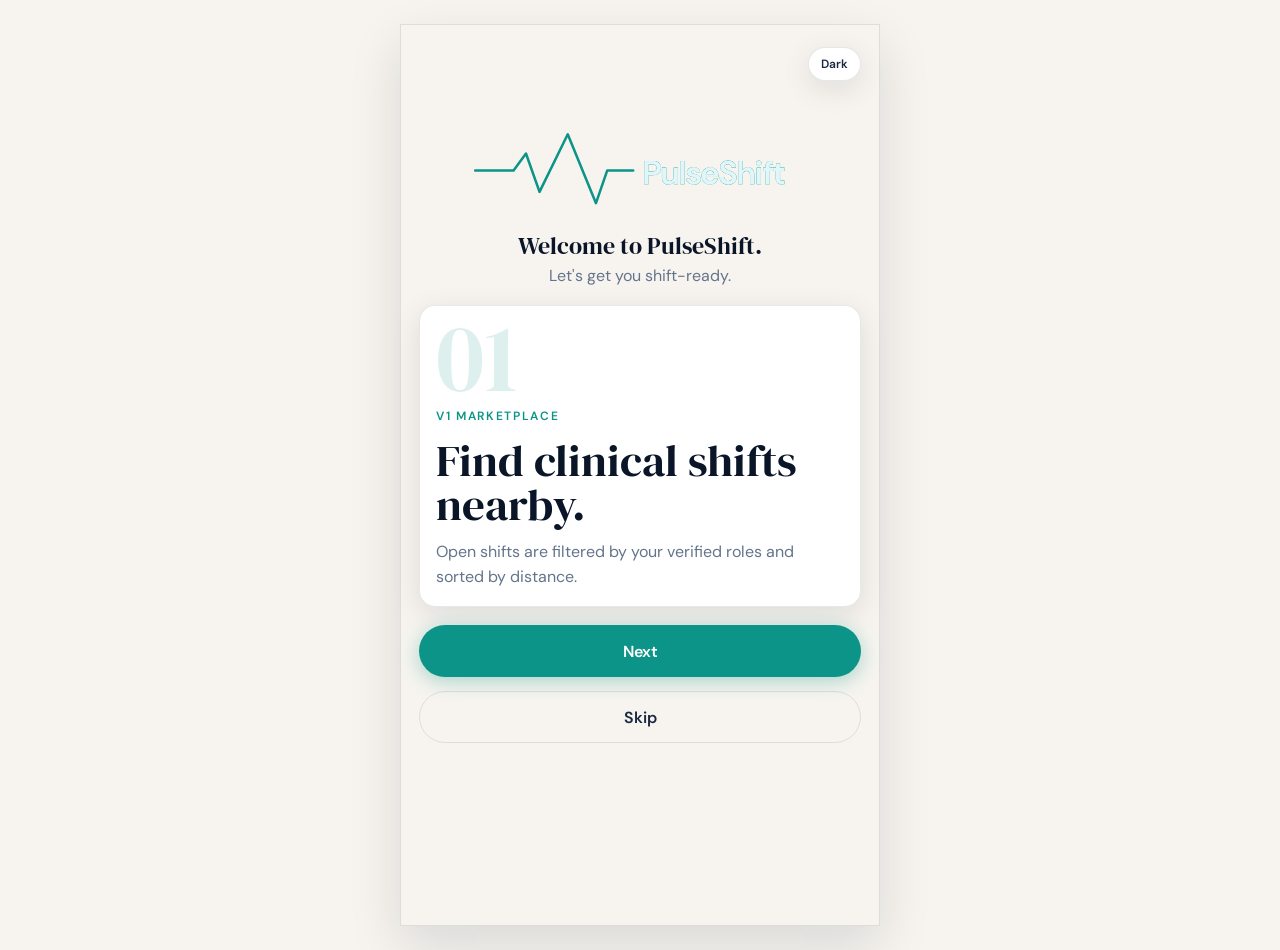
<file: index.html>
<!doctype html>
<html lang="en">
  <head>
    <meta charset="utf-8" />
    <meta name="viewport" content="width=device-width, initial-scale=1, viewport-fit=cover" />
    <meta name="theme-color" content="#0a1628" />
    <title>PulseShift</title>
    <link rel="canonical" href="https://tenjusu.github.io/PulseShift/v1/" />
    <meta http-equiv="refresh" content="0; url=./v1/" />
    <style>
      html, body { height: 100%; }
      body {
        margin: 0;
        display: grid;
        place-items: center;
        background: #0a1628;
        color: #dff7fb;
        font-family: system-ui, -apple-system, BlinkMacSystemFont, "Segoe UI", sans-serif;
      }
      a { color: #14b8a6; }
    </style>
    <script>
      const target = new URL("./v1/", window.location.href);
      target.search = window.location.search;
      target.hash = window.location.hash;
      window.location.replace(target.href);
    </script>
  </head>
  <body>
    <main>
      <p>Opening PulseShift...</p>
      <p><a href="./v1/">Continue to PulseShift</a></p>
    </main>
  </body>
</html>
</file>
